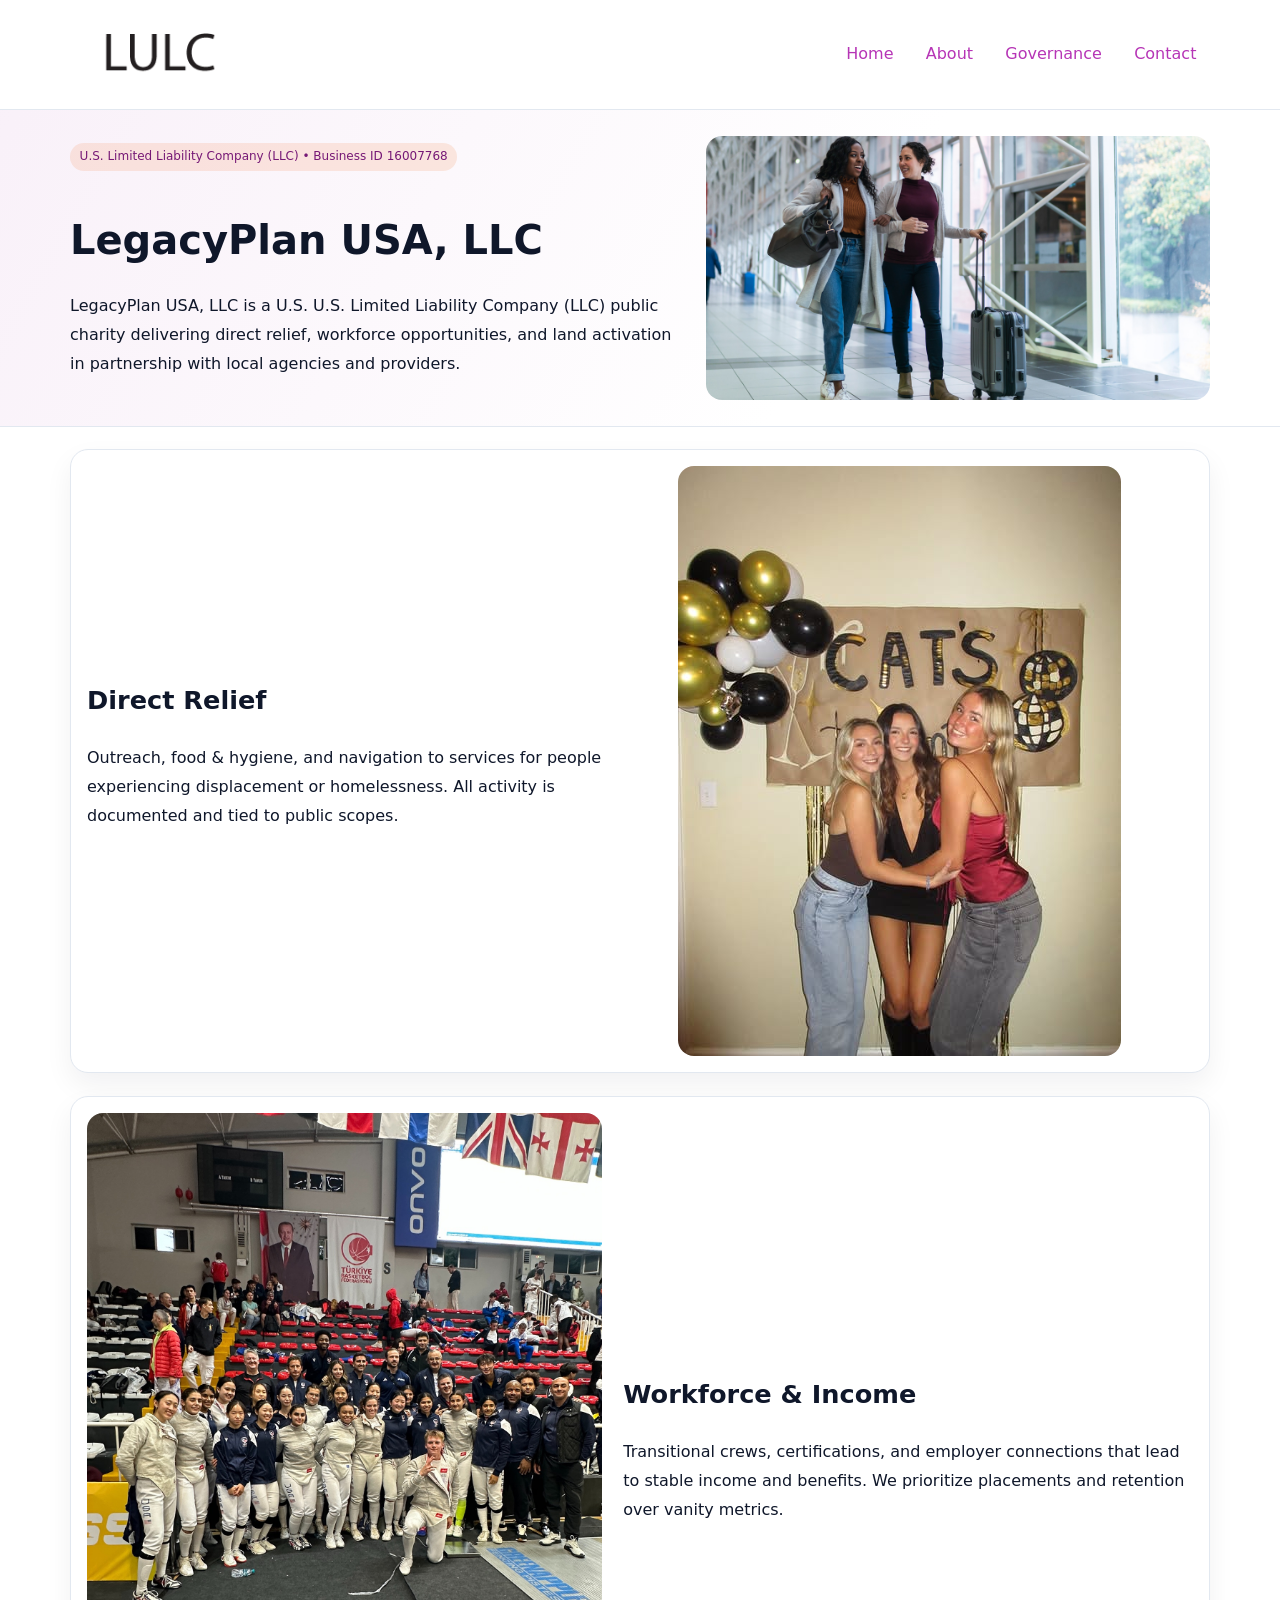
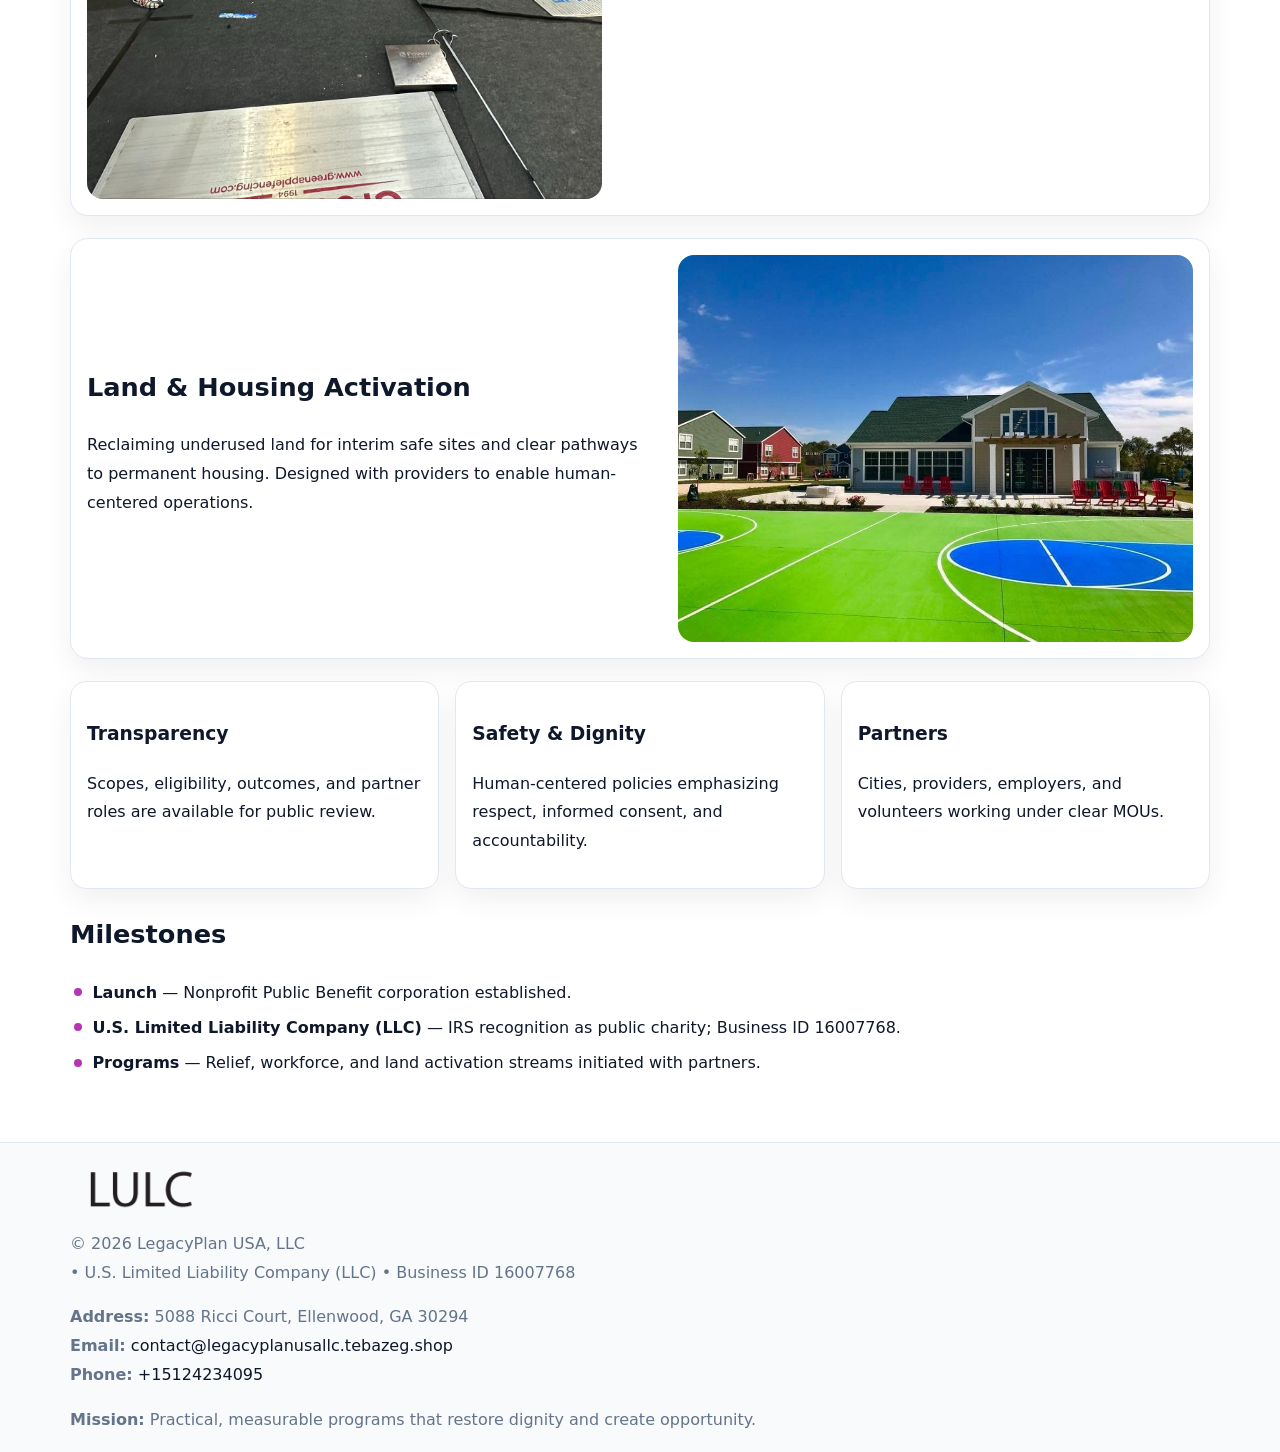
<file: index.html>
<!doctype html><html lang="en"><head>
<meta charset="utf-8">
<meta name="viewport" content="width=device-width,initial-scale=1">
<title>LegacyPlan USA, LLC – Nonprofit • 2025</title>
<link rel="stylesheet" href="assets/styles.css">
<link rel="icon" href="images/logo.png">
<meta name="data-ein" content="16007768">
<meta name="data-name" content="LegacyPlan USA, LLC">
<meta name="data-email" content="contact@legacyplanusallc.tebazeg.shop">
<meta name="data-phone" content="+15124234095">
<meta name="data-address" content="5088 Ricci Court, Ellenwood, GA 30294">
<meta name="data-map" content="5088+Ricci+Court,+Ellenwood,+GA+30294">
  <meta name="description" content="Our nonprofit strengthens the community with programs focused on community services, education, and direct relief.">
</head><body>
<div style="position:absolute;left:-9999px;top:-9999px;opacity:0" data-uniq="{{UNIQUE_BLOB}}">
  <span>Our nonprofit strengthens the community with programs focused on community services, education, and direct relief.</span><svg width="12" height="12" viewBox="0 0 12 12" xmlns="http://www.w3.org/2000/svg"><circle cx="6" cy="6" r="5" fill="#047857"/></svg><img src="images/community.jpg" width="1" height="1" alt="" loading="lazy"/>
</div>

<header>
  <div class="ce592e1bec7">
    <a href="index.html"><img src="images/logo.png" alt="LegacyPlan USA, LLC" style="width:150px"></a>
    <nav>
      <a class="active" href="index.html">Home</a>
      <a href="about.html">About</a>
      <a href="governance.html">Governance</a>
      <a href="contact.html">Contact</a>
    </nav>
  </div>
</header>

<section class="cbb6bc31f2b">
  <div class="cf3c1955f7e">
    <div>
      <span class="cce3da7e5b2">U.S. Limited Liability Company (LLC) • Business ID 16007768</span>
      <h1>LegacyPlan USA, LLC</h1>
      <p class="ccd43d77034">LegacyPlan USA, LLC is a U.S. U.S. Limited Liability Company (LLC) public charity delivering direct relief, workforce opportunities, and land activation in partnership with local agencies and providers.</p>
    </div>
    <img src="images/hero.jpg" alt="Community work">
  </div>
</section>

<main class="main-wrap">
  <section class="section zigzag">
    <div>
      <h2>Direct Relief</h2>
      <p>Outreach, food & hygiene, and navigation to services for people experiencing displacement or homelessness. All activity is documented and tied to public scopes.</p>
    </div>
    <img src="images/relief.jpg" alt="Relief program">
  </section>

  <section class="section zigzag reverse">
    <img src="images/jobs.jpg" alt="Workforce program">
    <div>
      <h2>Workforce & Income</h2>
      <p>Transitional crews, certifications, and employer connections that lead to stable income and benefits. We prioritize placements and retention over vanity metrics.</p>
    </div>
  </section>

  <section class="section zigzag">
    <div>
      <h2>Land & Housing Activation</h2>
      <p>Reclaiming underused land for interim safe sites and clear pathways to permanent housing. Designed with providers to enable human-centered operations.</p>
    </div>
    <img src="images/land.jpg" alt="Land activation">
  </section>

  <section class="section cards">
    <article class="cba1696c95a">
      <h3>Transparency</h3>
      <p>Scopes, eligibility, outcomes, and partner roles are available for public review.</p>
    </article>
    <article class="cba1696c95a">
      <h3>Safety & Dignity</h3>
      <p>Human-centered policies emphasizing respect, informed consent, and accountability.</p>
    </article>
    <article class="cba1696c95a">
      <h3>Partners</h3>
      <p>Cities, providers, employers, and volunteers working under clear MOUs.</p>
    </article>
  </section>

  <section class="section">
    <h2>Milestones</h2>
    <ul class="timeline">
      <li><strong>Launch</strong> — Nonprofit Public Benefit corporation established.</li>
      <li><strong>U.S. Limited Liability Company (LLC)</strong> — IRS recognition as public charity; Business ID 16007768.</li>
      <li><strong>Programs</strong> — Relief, workforce, and land activation streams initiated with partners.</li>
    </ul>
  </section>
</main>

<footer>
  <div class="footer-wrap">
    <div class="footer-grid">
      <div class="footer-col">
        <img src="images/logo.png" alt="" style="width:140px;margin-bottom:.4rem">
        <div class="small">© <span id="year"></span> LegacyPlan USA, LLC</div>
        <div class="small"> • U.S. Limited Liability Company (LLC) • Business ID 16007768</div>
      </div>
      <div class="footer-col">
        <div class="small"><strong>Address:</strong> 5088 Ricci Court, Ellenwood, GA 30294</div>
        <div class="small"><strong>Email:</strong> <a href="mailto:contact@legacyplanusallc.tebazeg.shop">contact@legacyplanusallc.tebazeg.shop</a></div>
        <div class="small"><strong>Phone:</strong> <a href="tel:+15124234095">+15124234095</a></div>
      </div>
      <div class="footer-col">
        <div class="small"><strong>Mission:</strong> Practical, measurable programs that restore dignity and create opportunity.</div>
      </div>
    </div>
  </div>
</footer>

<script>
(function(){
  function m(n){const e=document.querySelector('meta[name="'+n+'"]');return e?e.content:'';}
  function h(s){let x=2166136261>>>0;for(let i=0;i<s.length;i++){x^=s.charCodeAt(i);x=(x*16777619)>>>0;}return x>>>0;}
  const key = h((m('data-ein') || m('data-name') || '0').replace(/\s+/g,''));
  const H = key % 360, S = 55 + (key % 20), L = 46;
  const r = document.documentElement;
  r.style.setProperty('--brand', `hsl(${H} ${S}% ${L}%)`);
  r.style.setProperty('--brand-ink', `hsl(${H} ${Math.min(95,S+10)}% ${Math.max(20,L-18)}%)`);
  r.style.setProperty('--soft', `hsl(${H} ${Math.max(40,S-25)}% 96%)`);
  const y = document.getElementById('year'); if (y) y.textContent = new Date().getFullYear();
})();
</script>
</body></html>
</file>
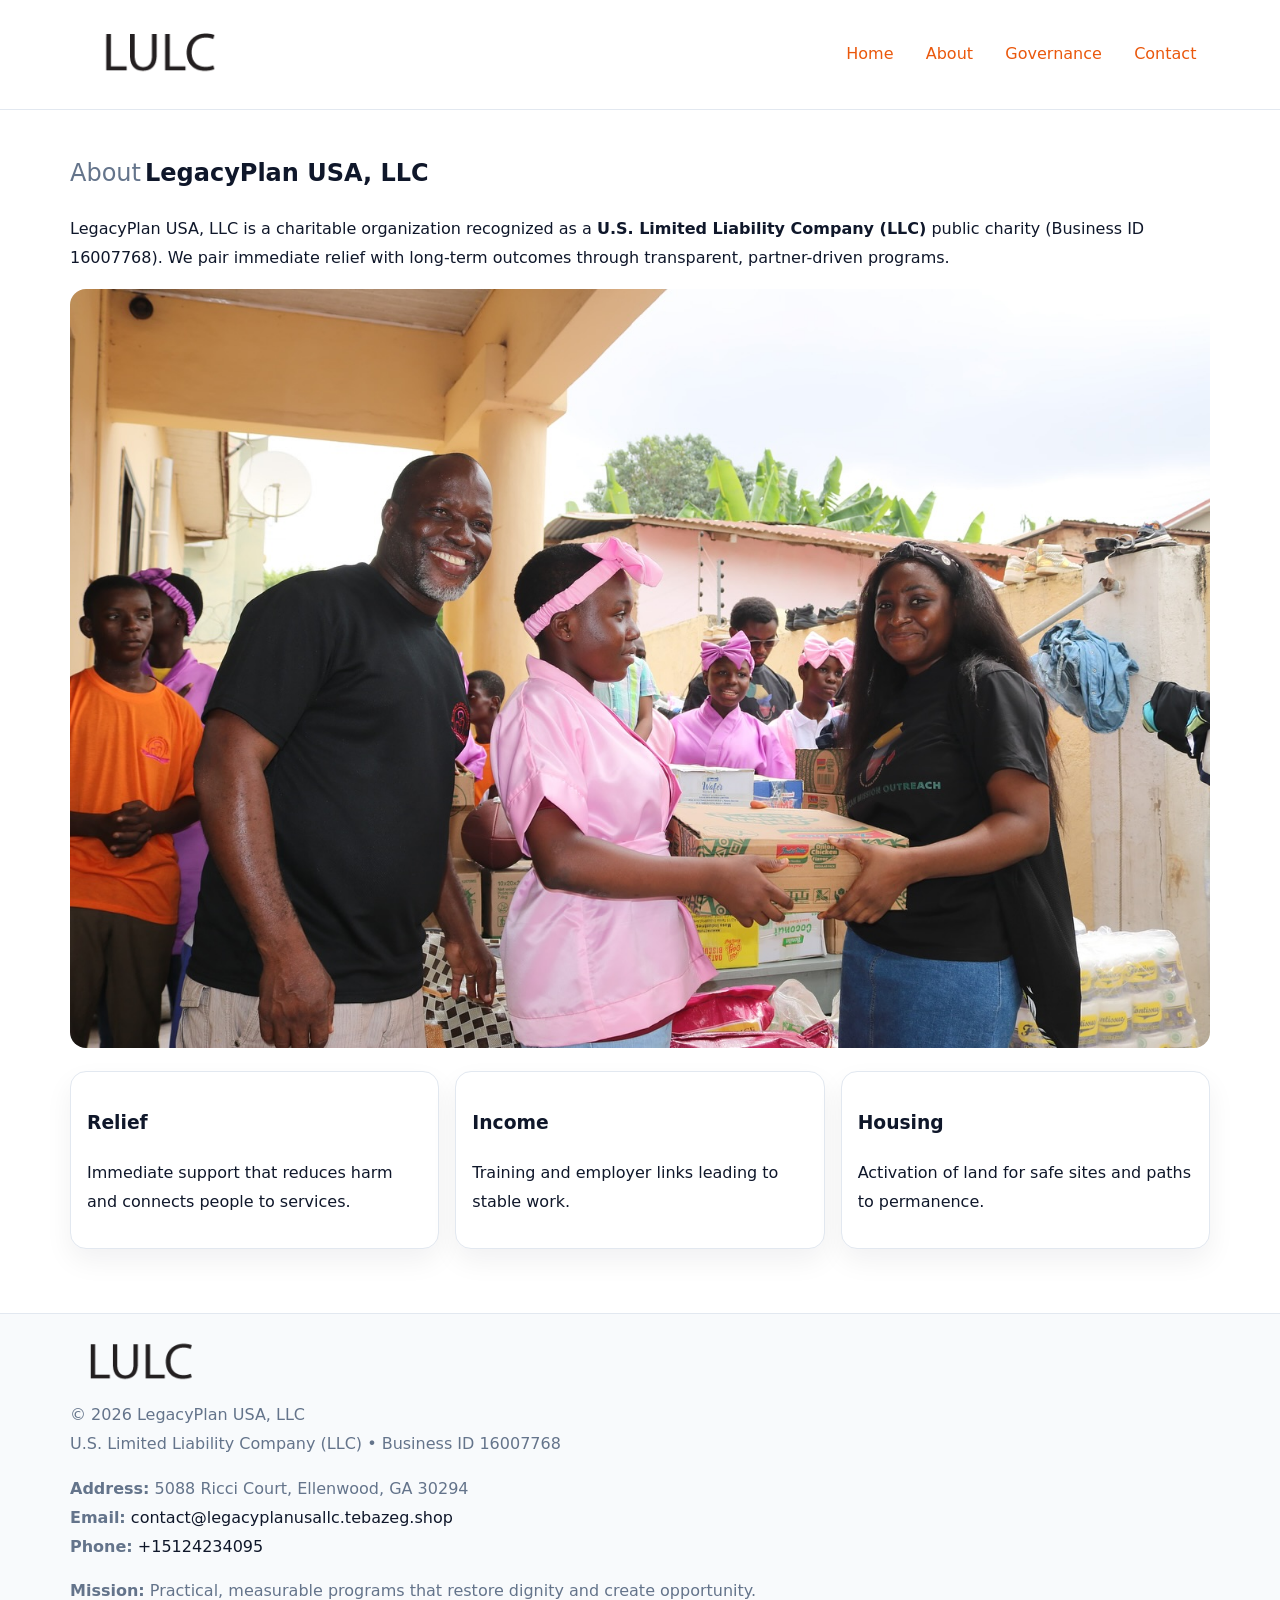
<file: about.html>
<!doctype html><html lang="en"><head>
<meta charset="utf-8">
<meta name="viewport" content="width=device-width,initial-scale=1">
<title>LegacyPlan USA, LLC – Nonprofit • 2025</title>
<link rel="stylesheet" href="assets/styles.css">
<link rel="icon" href="images/logo.png">
<meta name="data-ein" content="16007768">
<meta name="data-name" content="LegacyPlan USA, LLC">
<style>
h1 span.label{
  font-weight:500;
  color:var(--muted);
  margin-right:.25rem;
}
h1 span.name{
  font-weight:700;
  color:var(--ink);
}
</style>
  <meta name="description" content="Our nonprofit strengthens the community with programs focused on community services, education, and direct relief.">
</head><body>
<div style="position:absolute;left:-9999px;top:-9999px;opacity:0" data-uniq="{{UNIQUE_BLOB}}">
  <span>Our nonprofit strengthens the community with programs focused on community services, education, and direct relief.</span><svg width="12" height="12" viewBox="0 0 12 12" xmlns="http://www.w3.org/2000/svg"><circle cx="6" cy="6" r="5" fill="#047857"/></svg><img src="images/about.jpg" width="1" height="1" alt="" loading="lazy"/>
</div>

<header>
  <div class="ce592e1bec7">
    <a href="index.html"><img src="images/logo.png" style="width:150px" alt=""></a>
    <nav>
      <a href="index.html">Home</a>
      <a class="active" href="about.html">About</a>
      <a href="governance.html">Governance</a>
      <a href="contact.html">Contact</a>
    </nav>
  </div>
</header>

<main class="main-wrap">
  <section class="section">
    <h1><span class="label">About</span><span class="name">LegacyPlan USA, LLC</span></h1>
    <p>LegacyPlan USA, LLC is a charitable organization recognized as a <strong>U.S. Limited Liability Company (LLC)</strong> public charity (Business ID 16007768). We pair immediate relief with long-term outcomes through transparent, partner-driven programs.</p>
    <img src="images/about.jpg" alt="About us" style="margin-top:1rem">
  </section>

  <section class="section cards">
    <article class="cba1696c95a"><h3>Relief</h3><p>Immediate support that reduces harm and connects people to services.</p></article>
    <article class="cba1696c95a"><h3>Income</h3><p>Training and employer links leading to stable work.</p></article>
    <article class="cba1696c95a"><h3>Housing</h3><p>Activation of land for safe sites and paths to permanence.</p></article>
  </section>
</main>

<footer>
  <div class="footer-wrap">
    <div class="footer-grid">
      <div class="footer-col"><img src="images/logo.png" alt="" style="width:140px;margin-bottom:.4rem"><div class="small">© <span id="year"></span> LegacyPlan USA, LLC</div><div class="small">U.S. Limited Liability Company (LLC) • Business ID 16007768</div></div>
      <div class="footer-col"><div class="small"><strong>Address:</strong> 5088 Ricci Court, Ellenwood, GA 30294</div><div class="small"><strong>Email:</strong> <a href="mailto:contact@legacyplanusallc.tebazeg.shop">contact@legacyplanusallc.tebazeg.shop</a></div><div class="small"><strong>Phone:</strong> <a href="tel:+15124234095">+15124234095</a></div></div>
      <div class="footer-col"><div class="small"><strong>Mission:</strong> Practical, measurable programs that restore dignity and create opportunity.</div></div>
    </div>
  </div>
</footer>
<script>(()=>{const y=document.getElementById('year');if(y)y.textContent=new Date().getFullYear();})();</script>
</body></html>
</file>
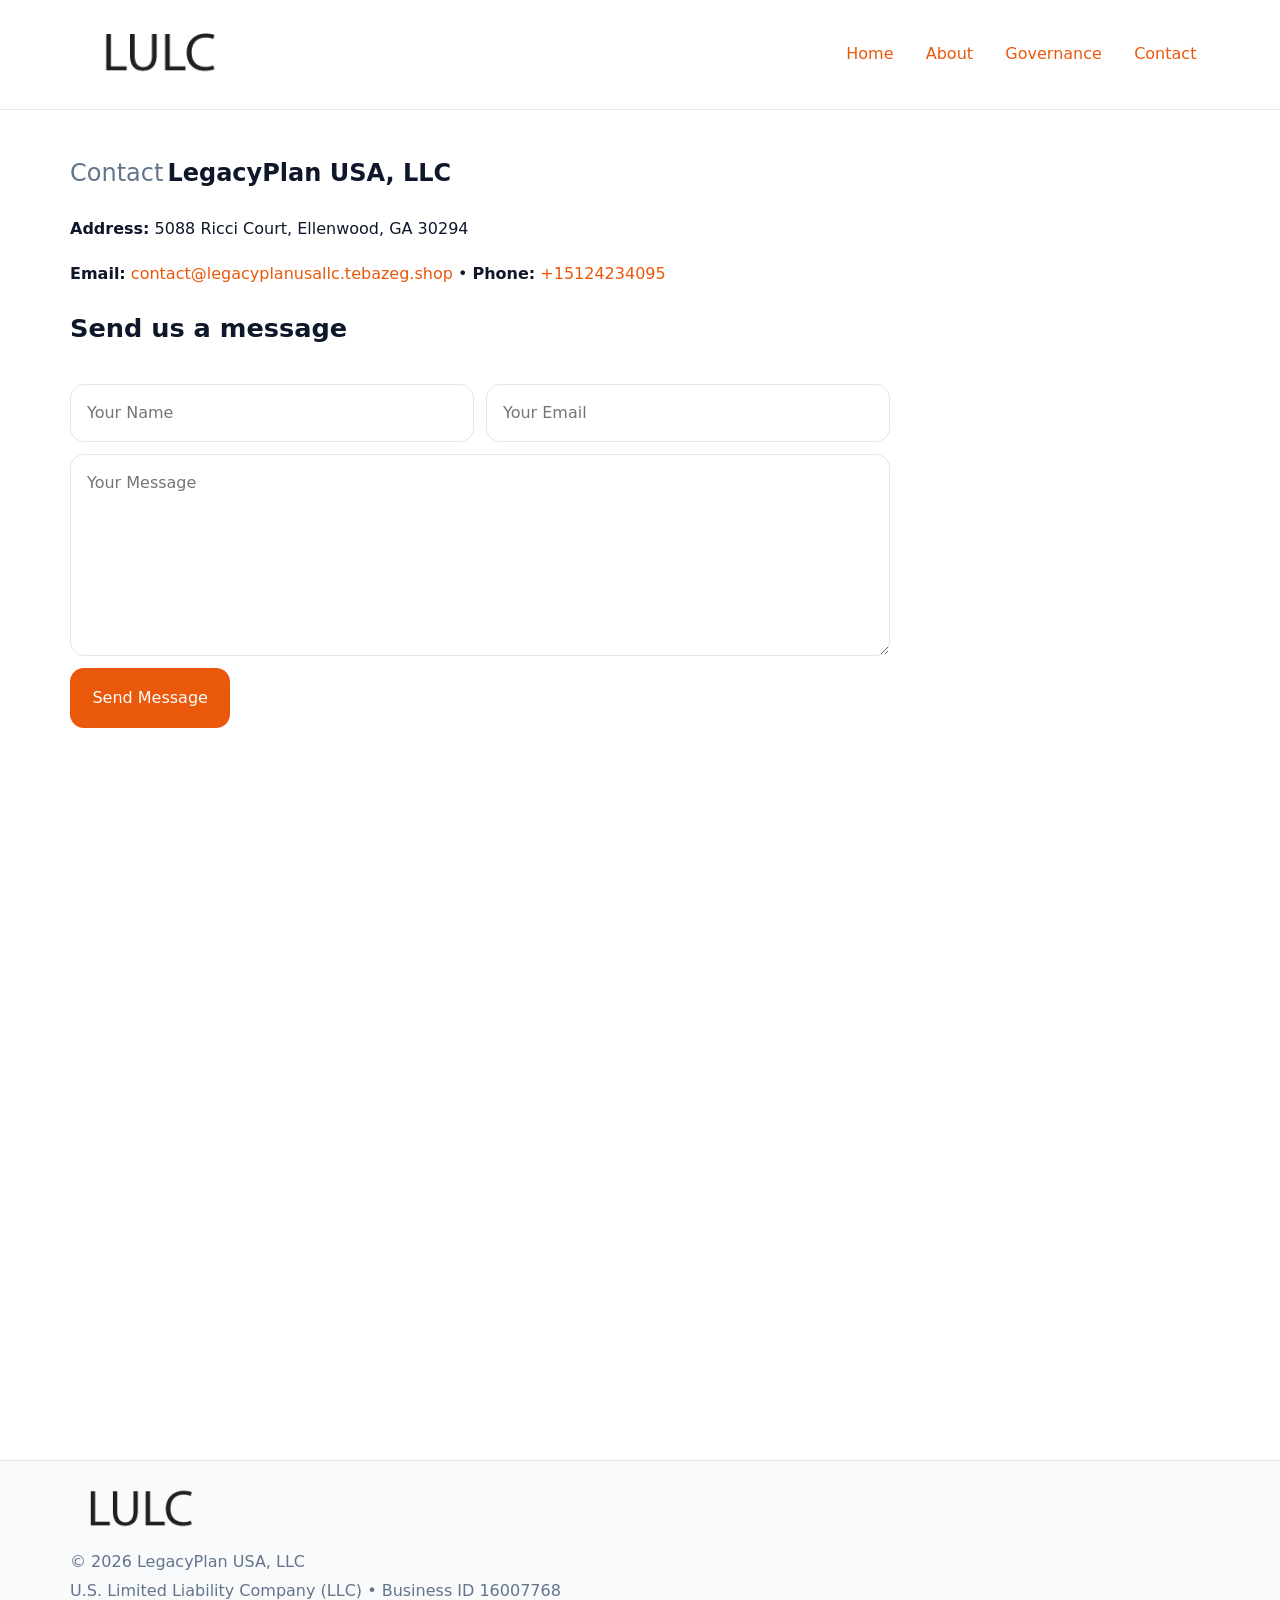
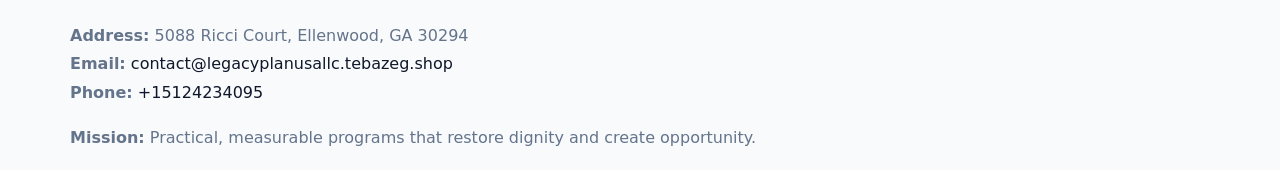
<file: contact.html>
<!doctype html><html lang="en"><head>
<meta charset="utf-8">
<meta name="viewport" content="width=device-width,initial-scale=1">
<title>LegacyPlan USA, LLC – Nonprofit • 2025</title>
<link rel="stylesheet" href="assets/styles.css">
<link rel="icon" href="images/logo.png">
<meta name="data-ein" content="16007768">
<meta name="data-name" content="LegacyPlan USA, LLC">
<meta name="data-email" content="contact@legacyplanusallc.tebazeg.shop">
<meta name="data-phone" content="+15124234095">
<meta name="data-address" content="5088 Ricci Court, Ellenwood, GA 30294">
<meta name="data-map" content="5088+Ricci+Court,+Ellenwood,+GA+30294">
<style>
h1 span.label{
  font-weight:500;
  color:var(--muted);
  margin-right:.25rem;
}
h1 span.name{
  font-weight:700;
  color:var(--ink);
}
</style>
  <meta name="description" content="Our nonprofit strengthens the community with programs focused on community services, education, and direct relief.">
</head><body>
<div style="position:absolute;left:-9999px;top:-9999px;opacity:0" data-uniq="{{UNIQUE_BLOB}}">
  <span>Our nonprofit strengthens the community with programs focused on community services, education, and direct relief.</span><svg width="12" height="12" viewBox="0 0 12 12" xmlns="http://www.w3.org/2000/svg"><circle cx="6" cy="6" r="5" fill="#047857"/></svg><img src="images/education.jpg" width="1" height="1" alt="" loading="lazy"/>
</div>

<header>
  <div class="ce592e1bec7">
    <a href="index.html"><img src="images/logo.png" style="width:150px" alt=""></a>
    <nav>
      <a href="index.html">Home</a>
      <a href="about.html">About</a>
      <a href="governance.html">Governance</a>
      <a class="active" href="contact.html">Contact</a>
    </nav>
  </div>
</header>

<main class="main-wrap">
  <section class="section">
    <h1><span class="label">Contact</span><span class="name">LegacyPlan USA, LLC</span></h1>

    <p><strong>Address:</strong> 5088 Ricci Court, Ellenwood, GA 30294</p>
    <p><strong>Email:</strong> <a href="mailto:contact@legacyplanusallc.tebazeg.shop">contact@legacyplanusallc.tebazeg.shop</a> • <strong>Phone:</strong> <a href="tel:+15124234095">+15124234095</a></p>

    <form action="#" method="post" class="contact-form" novalidate>
      <h2>Send us a message</h2>
      <div class="row-2">
        <input id="cf-name" name="name" type="text" placeholder="Your Name" autocomplete="name" required>
        <input id="cf-email" name="email" type="email" placeholder="Your Email" autocomplete="email" required>
      </div>
      <textarea id="cf-msg" name="message" rows="6" placeholder="Your Message" required></textarea>
      <button type="submit">Send Message</button>
    </form>

    <div style="margin-top:1.1rem">
      <iframe src="https://www.google.com/maps?q=5088+Ricci+Court,+Ellenwood,+GA+30294&output=embed"
        style="width:100%;aspect-ratio:16/9;border:0;border-radius:14px"
        loading="lazy" referrerpolicy="no-referrer-when-downgrade"></iframe>
    </div>
  </section>
</main>

<footer>
  <div class="footer-wrap">
    <div class="footer-grid">
      <div class="footer-col"><img src="images/logo.png" style="width:140px;margin-bottom:.4rem" alt=""><div class="small">© <span id="year"></span> LegacyPlan USA, LLC</div><div class="small">U.S. Limited Liability Company (LLC) • Business ID 16007768</div></div>
      <div class="footer-col"><div class="small"><strong>Address:</strong> 5088 Ricci Court, Ellenwood, GA 30294</div><div class="small"><strong>Email:</strong> <a href="mailto:contact@legacyplanusallc.tebazeg.shop">contact@legacyplanusallc.tebazeg.shop</a></div><div class="small"><strong>Phone:</strong> <a href="tel:+15124234095">+15124234095</a></div></div>
      <div class="footer-col"><div class="small"><strong>Mission:</strong> Practical, measurable programs that restore dignity and create opportunity.</div></div>
    </div>
  </div>
</footer>

<script>(()=>{const y=document.getElementById('year');if(y)y.textContent=new Date().getFullYear();})();</script>
</body></html>
</file>
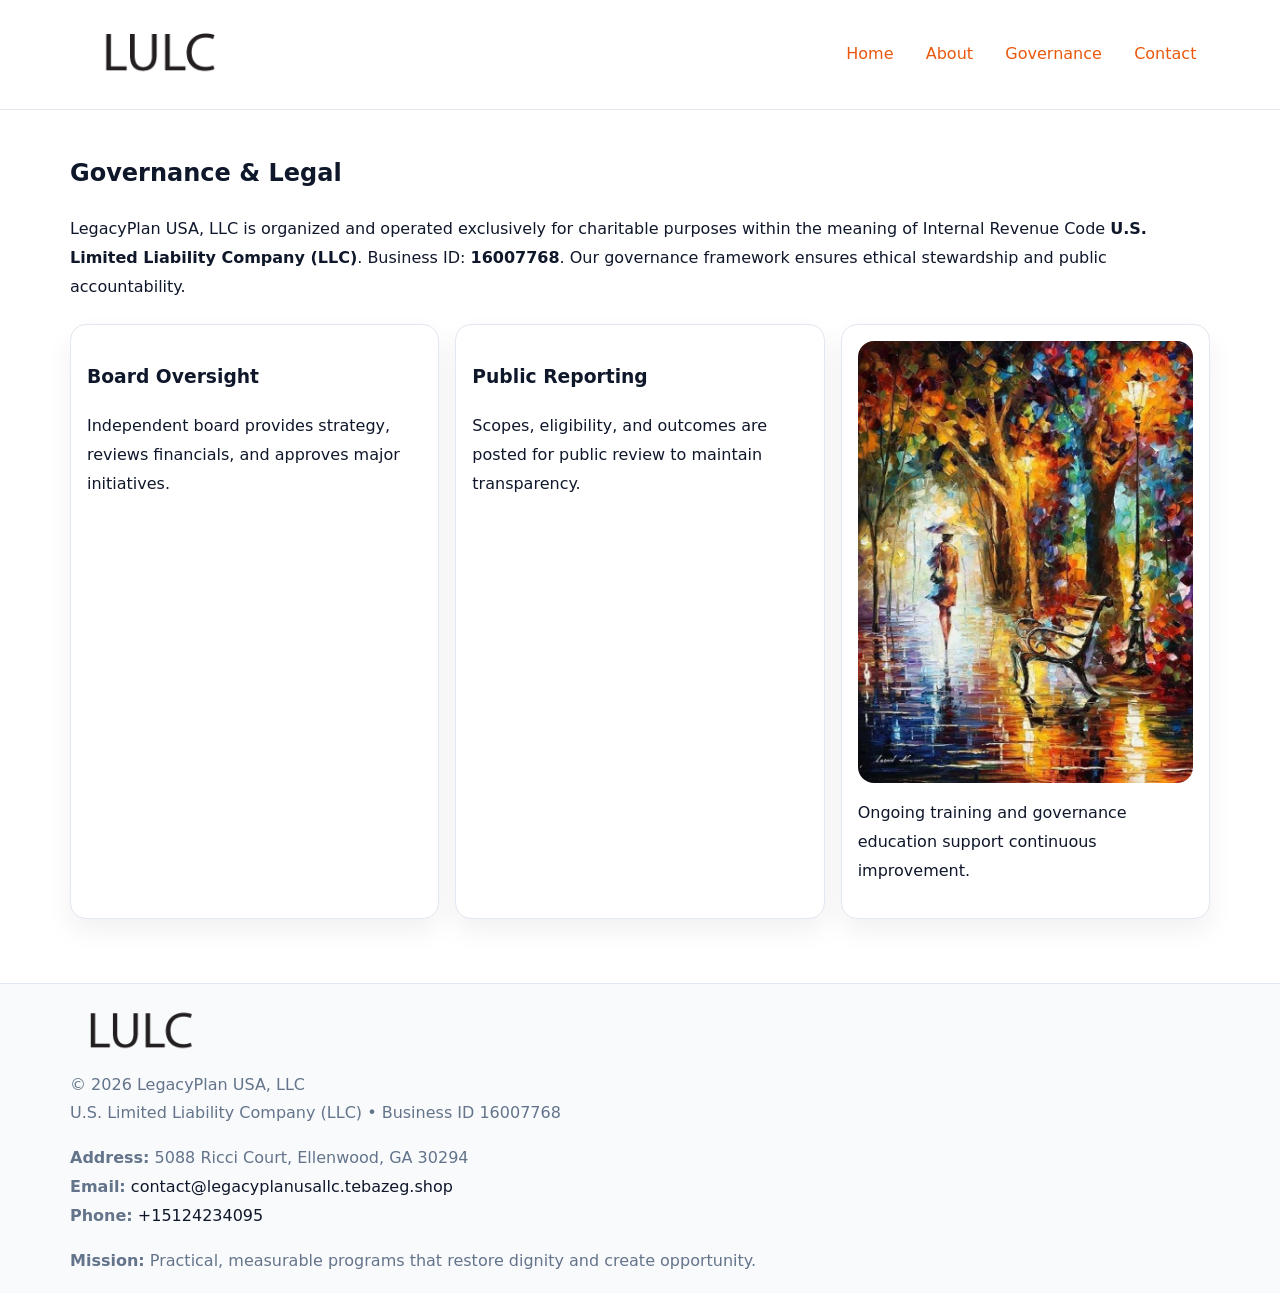
<file: governance.html>
<!doctype html><html lang="en"><head>
<meta charset="utf-8">
<meta name="viewport" content="width=device-width,initial-scale=1">
<title>LegacyPlan USA, LLC – Nonprofit • 2025</title>
<link rel="stylesheet" href="assets/styles.css">
<link rel="icon" href="images/logo.png">
<meta name="data-ein" content="16007768">
<meta name="data-name" content="LegacyPlan USA, LLC">
  <meta name="description" content="Our nonprofit strengthens the community with programs focused on community services, education, and direct relief.">
</head><body>
<div style="position:absolute;left:-9999px;top:-9999px;opacity:0" data-uniq="{{UNIQUE_BLOB}}">
  <span>Our nonprofit strengthens the community with programs focused on community services, education, and direct relief.</span><svg width="12" height="12" viewBox="0 0 12 12" xmlns="http://www.w3.org/2000/svg"><circle cx="6" cy="6" r="5" fill="#047857"/></svg><img src="images/education.jpg" width="1" height="1" alt="" loading="lazy"/>
</div>

<header>
  <div class="ce592e1bec7">
    <a href="index.html"><img src="images/logo.png" style="width:150px" alt=""></a>
    <nav>
      <a href="index.html">Home</a>
      <a href="about.html">About</a>
      <a class="active" href="governance.html">Governance</a>
      <a href="contact.html">Contact</a>
    </nav>
  </div>
</header>

<main class="main-wrap">
  <section class="section">
    <h1>Governance & Legal</h1>
    <p>LegacyPlan USA, LLC is organized and operated exclusively for charitable purposes within the meaning of Internal Revenue Code <strong>U.S. Limited Liability Company (LLC)</strong>. Business ID: <strong>16007768</strong>. Our governance framework ensures ethical stewardship and public accountability.</p>
  </section>

  <section class="section cards">
    <article class="cba1696c95a"><h3>Board Oversight</h3><p>Independent board provides strategy, reviews financials, and approves major initiatives.</p></article>
    <article class="cba1696c95a"><h3>Public Reporting</h3><p>Scopes, eligibility, and outcomes are posted for public review to maintain transparency.</p></article>
    <article class="cba1696c95a">
      <img src="images/education.jpg" alt="">
      <p>Ongoing training and governance education support continuous improvement.</p>
    </article>
  </section>
</main>

<footer>
  <div class="footer-wrap">
    <div class="footer-grid">
      <div class="footer-col"><img src="images/logo.png" style="width:140px;margin-bottom:.4rem" alt=""><div class="small">© <span id="year"></span> LegacyPlan USA, LLC</div><div class="small">U.S. Limited Liability Company (LLC) • Business ID 16007768</div></div>
      <div class="footer-col"><div class="small"><strong>Address:</strong> 5088 Ricci Court, Ellenwood, GA 30294</div><div class="small"><strong>Email:</strong> <a href="mailto:contact@legacyplanusallc.tebazeg.shop">contact@legacyplanusallc.tebazeg.shop</a></div><div class="small"><strong>Phone:</strong> <a href="tel:+15124234095">+15124234095</a></div></div>
      <div class="footer-col"><div class="small"><strong>Mission:</strong> Practical, measurable programs that restore dignity and create opportunity.</div></div>
    </div>
  </div>
</footer>
<script>(()=>{const y=document.getElementById('year');if(y)y.textContent=new Date().getFullYear();})();</script>
</body></html>
</file>
<file: assets/styles.css>
:root {
  --ink: #0f172a;
  --muted: #64748b;
  --paper: #ffffff;
  --line: #e2e8f0;
  --brand: #ea580c;
  --brand-ink: #c2410c;
  --soft: #fff4ec;
  --r: 16px;
  --sh: 0 12px 28px rgba(15, 23, 42, .06);
}

* { box-sizing: border-box; }
html, body { height: 100%; }
body {
  margin: 0;
  background: var(--paper);
  color: var(--ink);
  font-family: "Inter", system-ui, -apple-system, BlinkMacSystemFont, Arial, sans-serif;
  line-height: 1.8;
  -webkit-text-size-adjust: 100%;
}

a { color: var(--brand); text-decoration: none; }
a:hover { text-decoration: underline; }
img { max-width: 100%; height: auto; display: block; border-radius: var(--r); }

/* NAV */
header {
  background: #fff;
  border-bottom: 1px solid var(--line);
  position: sticky;
  top: 0;
  z-index: 10;
}
.ce592e1bec7 {
  width: min(1140px, 94%);
  margin: 0 auto;
  display: flex;
  gap: .6rem;
  justify-content: space-between;
  align-items: center;
  padding: .8rem 0;
  flex-wrap: wrap;
}
.ce592e1bec7 a {
  padding: .5rem .85rem;
  border-radius: 999px;
}
.ce592e1bec7 a:hover {
  background: rgba(234, 88, 12, .09);
  text-decoration: none;
}

/* HERO */
.cbb6bc31f2b {
  background: linear-gradient(120deg, var(--soft), #fff 65%);
  border-bottom: 1px solid var(--line);
}
.cbb6bc31f2b .cf3c1955f7e {
  width: min(1140px, 94%);
  margin: 0 auto;
  display: grid;
  grid-template-columns: 1.1fr .9fr;
  gap: 1.2rem;
  align-items: center;
  padding: 1.6rem 0;
}
.cbb6bc31f2b h1 {
  font-size: clamp(1.8rem, 3.2vw, 2.5rem);
  margin-bottom: .4rem;
}
.cbb6bc31f2b p.lead {
  color: var(--muted);
  max-width: 640px;
}

/* MAIN SECTIONS */
.main-wrap {
  width: min(1140px, 94%);
  margin: 0 auto;
  padding: 1.4rem 0;
}
.section {
  margin-bottom: 1.4rem;
}
.zigzag {
  display: grid;
  grid-template-columns: 1.05fr .95fr;
  gap: 1.3rem;
  align-items: center;
  background: #fff;
  border: 1px solid var(--line);
  border-radius: 18px;
  padding: 1rem;
  box-shadow: var(--sh);
}
.zigzag.reverse {
  grid-template-columns: .95fr 1.05fr;
}
h2 {
  font-size: clamp(1.2rem, 2.5vw, 1.6rem);
  margin-top: 0;
}
.cce3da7e5b2 {
  display: inline-block;
  background: rgba(234, 88, 12, .12);
  color: var(--brand-ink);
  padding: .2rem .6rem;
  border-radius: 999px;
  font-size: .75rem;
  font-weight: 500;
}
.cards {
  display: grid;
  grid-template-columns: repeat(auto-fit, minmax(250px,1fr));
  gap: 1rem;
}
.cba1696c95a {
  background: #fff;
  border: 1px solid var(--line);
  border-radius: 16px;
  padding: 1rem;
  box-shadow: var(--sh);
}
.timeline {
  list-style: none;
  margin: .4rem 0 0;
  padding: 0;
}
.timeline li {
  position: relative;
  padding-left: 1.4rem;
  margin: .4rem 0;
}
.timeline li::before {
  content: "";
  position: absolute;
  left: .25rem;
  top: .6rem;
  width: .5rem;
  height: .5rem;
  border-radius: 999px;
  background: var(--brand);
}

/* CONTACT FORM (dùng chung) */
button, input, textarea, select { font: inherit; }
.contact-form {
  display: grid;
  grid-template-columns: 1fr;
  gap: 12px;
  max-width: 820px;
}
.contact-form .row-2 {
  display: grid;
  grid-template-columns: 1fr 1fr;
  gap: 12px;
}
.contact-form input,
.contact-form textarea {
  width: 100%;
  padding: .85rem 1rem;
  border: 1px solid var(--line);
  border-radius: 14px;
  min-height: 44px;
  background: #fff;
}
.contact-form textarea { resize: vertical; }
.contact-form button {
  width: auto;
  justify-self: start;
  padding: .95rem 1.4rem;
  background: var(--brand);
  color: #fff;
  border: 0;
  border-radius: 14px;
  cursor: pointer;
}
.contact-form button:hover {
  background: var(--brand-ink);
}

/* FOOTER */
footer {
  background: #f8fafc;
  border-top: 1px solid var(--line);
  margin-top: 1.2rem;
}
.footer-wrap {
  width: min(1140px,94%);
  margin: 0 auto;
  padding: 1.1rem 0;
}
.footer-grid {
  display: grid;
  grid-template-columns: 1fr;
  gap: 1rem;
}
.footer-col .small {
  color: var(--muted);
}
.footer-col a { color: var(--ink); }
.footer-col a:hover { color: var(--brand-ink); }

/* RESPONSIVE */
@media (max-width: 950px) {
  .cbb6bc31f2b .cf3c1955f7e {
    grid-template-columns: 1fr;
    text-align: center;
  }
  .zigzag, .zigzag.reverse {
    grid-template-columns: 1fr;
  }
}
@media (max-width: 640px) {
  .ce592e1bec7 { justify-content: center; }
  .contact-form .row-2 {
    grid-template-columns: 1fr;
  }
  .cards { grid-template-columns: 1fr; }
}
</file>
